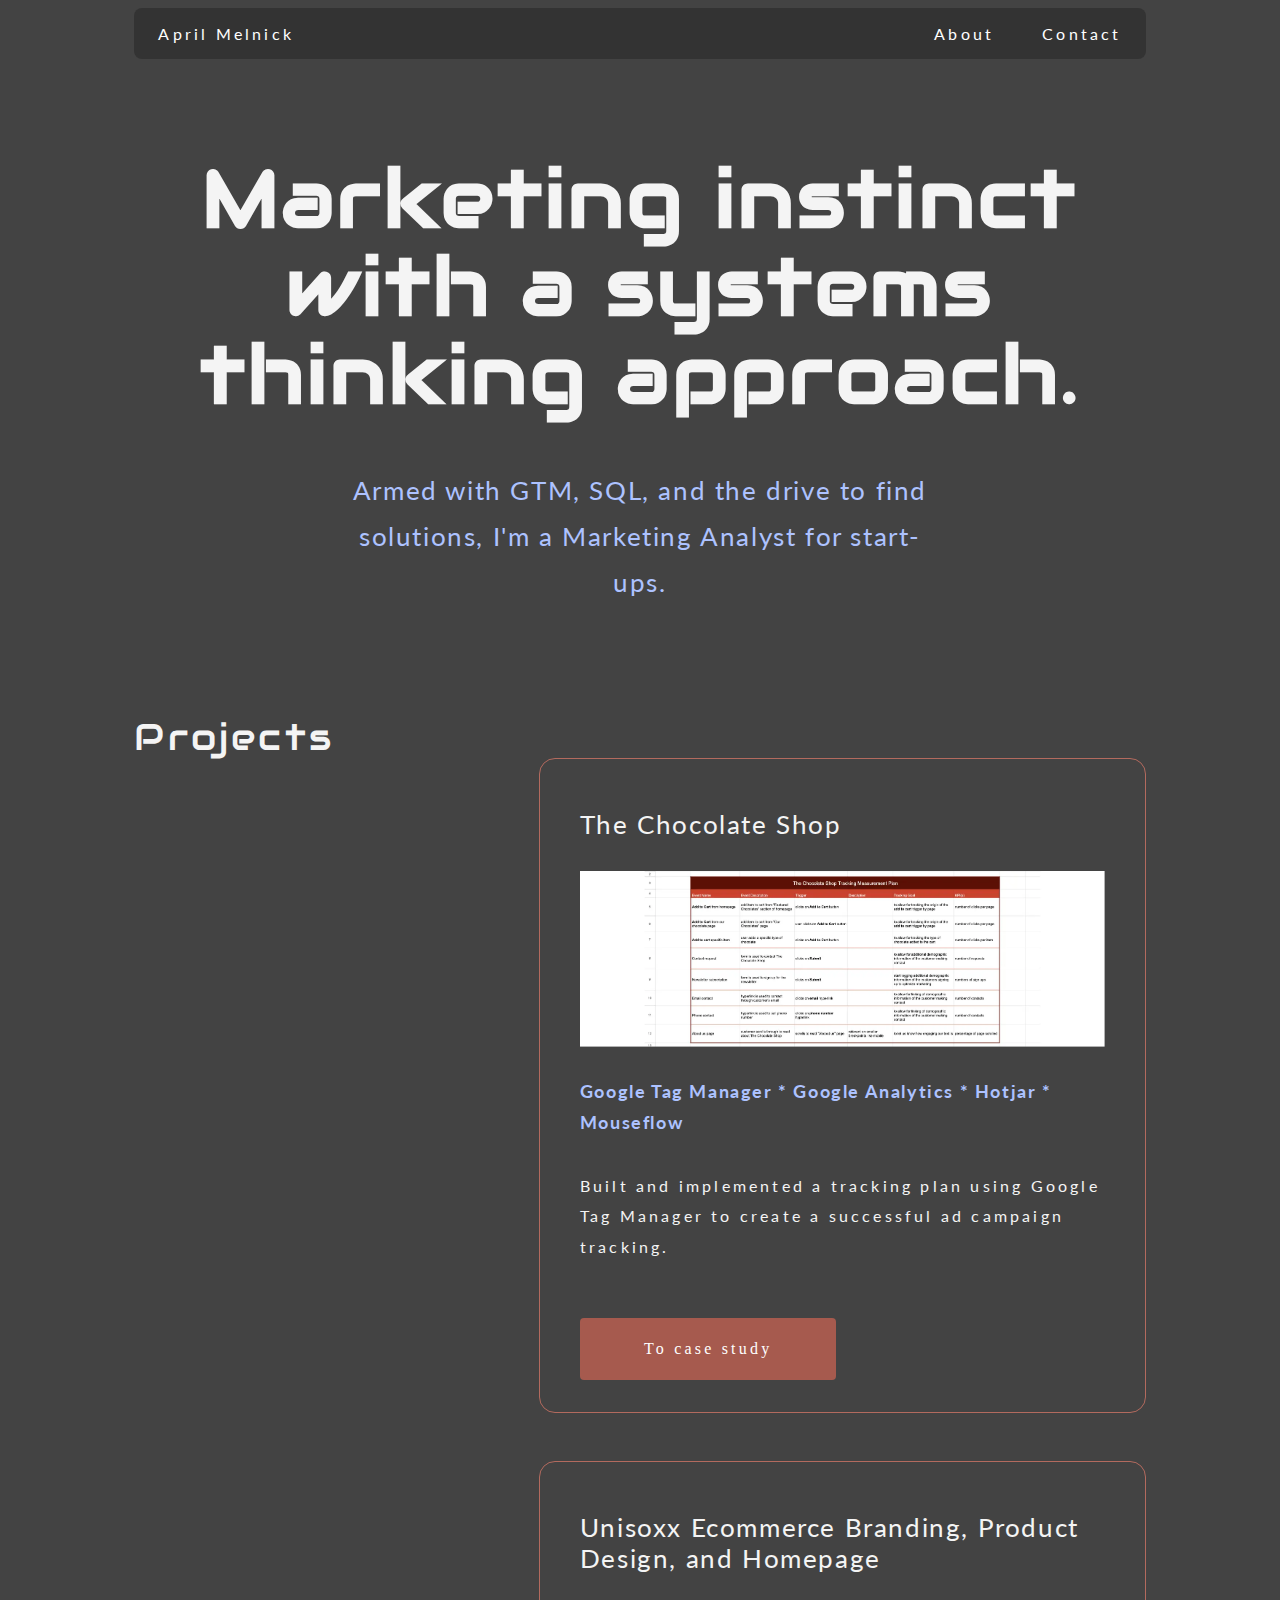
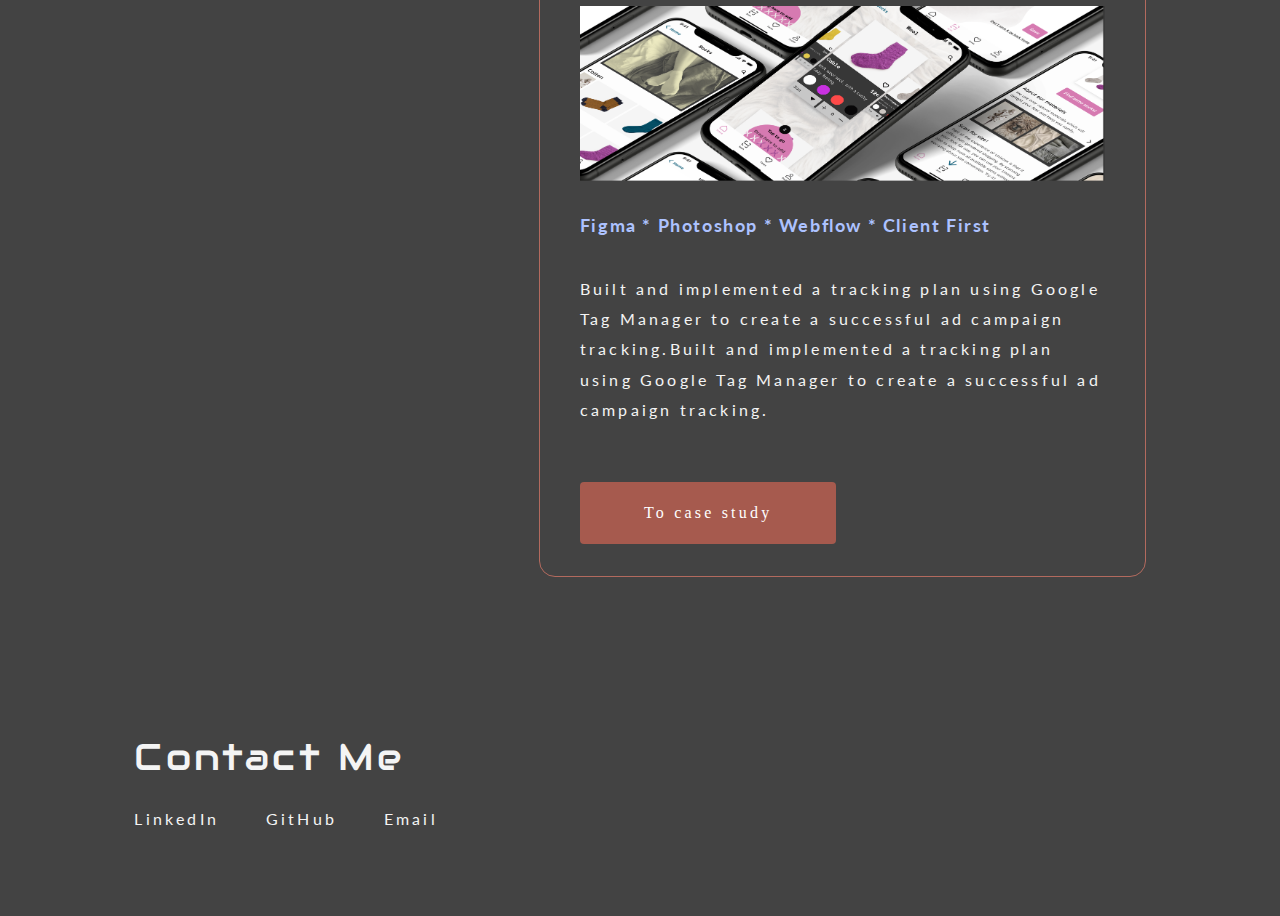
<file: index.html>
<!DOCTYPE html>
<html lang="en">
<head>
    <meta charset="UTF-8" />
    <meta http-equiv="X-UA-Compatible" content="IE=edge" />
    <meta name="viewport" content="width=device-width, initial-scale=1.0"/>
    <title>April Melnick: Marketing Analyst</title>
    <link rel="icon" type="image/x-icon" href="assets/AM Favicon.png">
	<link rel="stylesheet" href="https://fonts.googleapis.com/css?family=Audiowide">
	<link rel="stylesheet" href="https://fonts.googleapis.com/css?family=Lato">
    <link rel="stylesheet" type="text/css" href="style.css" />
</head>
<body>
    <div class="container">
        <nav>
	        <ul class="nav">
		        <li class="nav"><a class="active" style="float:left" href="index.html">April Melnick</a></li>
	            <li class="nav" style="float:right"><a class="active" href="#contact-section">Contact</a></li>
		        <li class="nav" style="float:right"><a class="active" href="about.html">About</a></li>
            </ul>
        </nav>
        <div class="hero-section">	
                <h1>Marketing instinct with a systems thinking approach.</h1>
		    <div class="container-medium">
	  	        <h2>Armed with GTM, SQL, and the drive to find solutions, I'm a Marketing Analyst for start-ups.</h2>	
            </div>
        </div>
        <div class="project-section">
	        <h3>Projects</h3>
	        <div class="project-flex">
            <div class="project">
          	    <h4>The Chocolate Shop</h4>
                <img src="assets/tracking plan.webp" class="project-img" alt="google sheet tracking plan" style="width: 100%;">
	  	        <h5>Google Tag Manager * Google Analytics * Hotjar * Mouseflow</h5>
          	    <p>Built and implemented a tracking plan using Google Tag Manager to create a successful ad campaign tracking.</p>
                <p><a href="https://github.com/AprilMelnick/The-Chocolate-Shop-April" target="_blank" class="button button1">To case study</a></p>
            </div>
            <div class="project">
                <h4>Unisoxx Ecommerce Branding, Product Design, and Homepage</h4>
                <img src="assets/sock-app.webp" class="project-img" alt="mobile screens showing online sock store" style="width: 100%;">
	  	        <h5>Figma * Photoshop * Webflow * Client First</h5>
          	    <p>Built and implemented a tracking plan using Google Tag Manager to create a successful ad campaign tracking.Built and implemented a tracking plan using Google Tag Manager to create a successful ad campaign tracking.</p>
	  	        <p><a href="unisoxx2.html" target="_blank" class="button button1">To case study</a></p>
            </div>
        </div>
        <footer class="contact-section">
            <div class="main" id="contact-section">
                <h3>Contact Me</h3>
		        <div class="contact-links container-small">
          	        <a class="one" href="https://www.linkedin.com/in/aprilmelnick/" target="_blank">LinkedIn</a>
          	        <a class="one" href="https://github.com/AprilMelnick">GitHub</a>
          	        <a class="one" href="mailto:aprilmelnick@gmail.com">Email</a>
                </div>
            </div>
        </footer>
    </body>
</html>
</file>
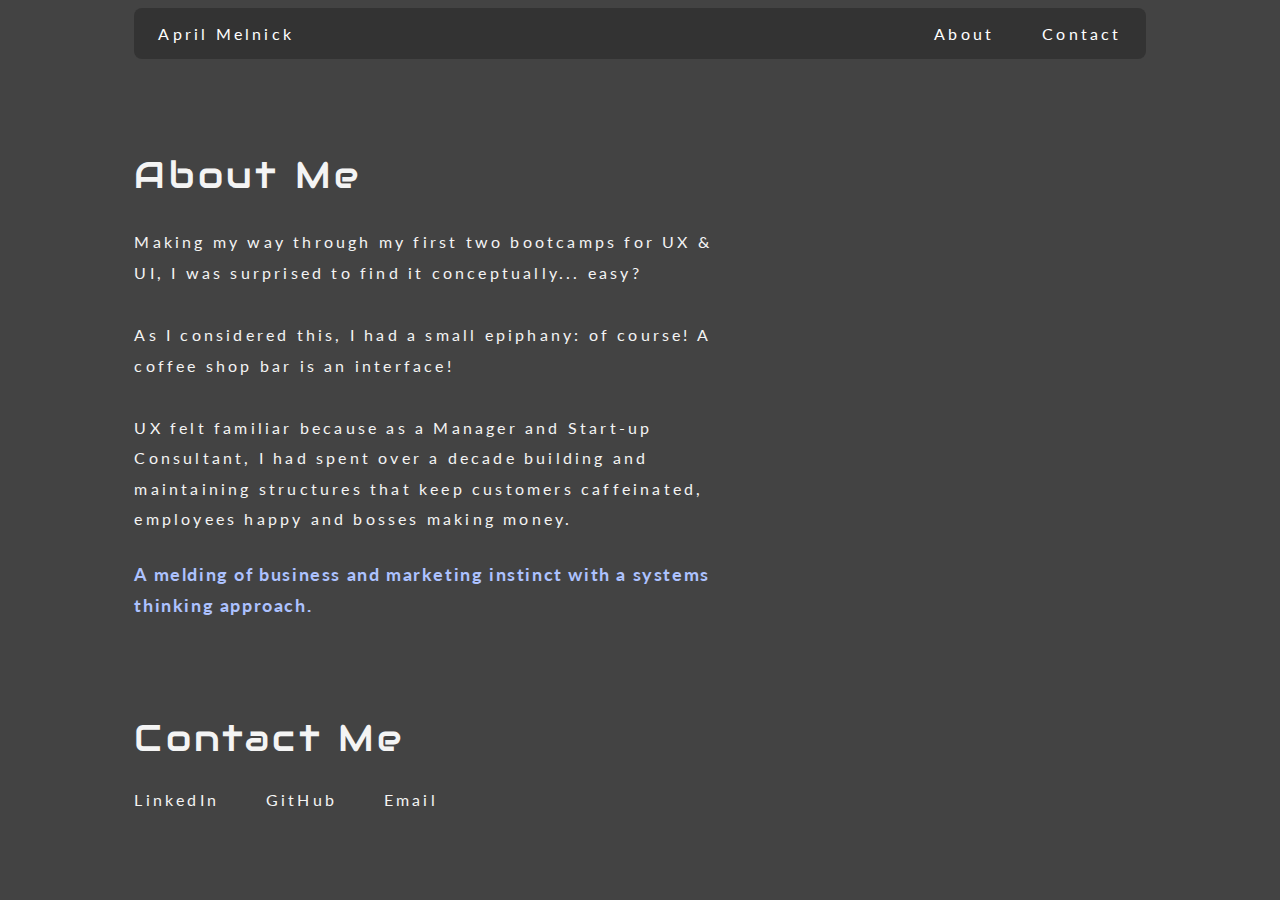
<file: about.html>
<!DOCTYPE html>
<html lang="en">
<head>
    <meta charset="UTF-8" />
    <meta http-equiv="X-UA-Compatible" content="IE=edge" />
    <meta name="viewport" content="width=device-width, initial-scale=1.0"/>
    <title>April Melnick: Marketing Analyst</title>
    <link rel="icon" type="image/x-icon" href="assets/AM Favicon.png">
	<link rel="stylesheet" href="https://fonts.googleapis.com/css?family=Audiowide">
	<link rel="stylesheet" href="https://fonts.googleapis.com/css?family=Lato">
    <link rel="stylesheet" type="text/css" href="style.css" />
</head>
    <body>
        <div class="container">
            <nav>
	            <ul class="nav">
		            <li class="nav"><a class="active" style="float:left" href="index.html">April Melnick</a></li>
	                <li class="nav" style="float:right"><a class="active" href="#contact-section">Contact</a></li>
		            <li class="nav" style="float:right"><a class="active" href="about.html">About</a></li>
                </ul>
            </nav>
            <div class="about-section">
                <h3>About Me</h3>
                <p>Making my way through my first two bootcamps for UX & UI, I was surprised to find it conceptually... easy?</p>
                <p>As I considered this, I had a small epiphany: of course! A coffee shop bar is an interface!</p>
                <p>UX felt familiar because as a Manager and Start-up Consultant, I had spent over a decade building and maintaining structures that keep customers caffeinated, employees happy and bosses making money.</p>
                <h5>A melding of business and marketing instinct with a systems thinking approach.</h5>
            </div>
            <footer>
                <div class="main" id="contact-section"></div>
                    <div class="contact-section">
                        <h3>Contact Me</h3>
		                <div class="contact-links container-small">
          	                <a class="one" href="https://www.linkedin.com/in/aprilmelnick/" target="_blank">LinkedIn</a>
          	                <a class="one" href="https://github.com/AprilMelnick">GitHub</a>
          	                <a class="one" href="mailto:aprilmelnick@gmail.com">Email</a>
		                </div>
                    </div>
                </footer>
        </div>
    </body>
</head>
</file>
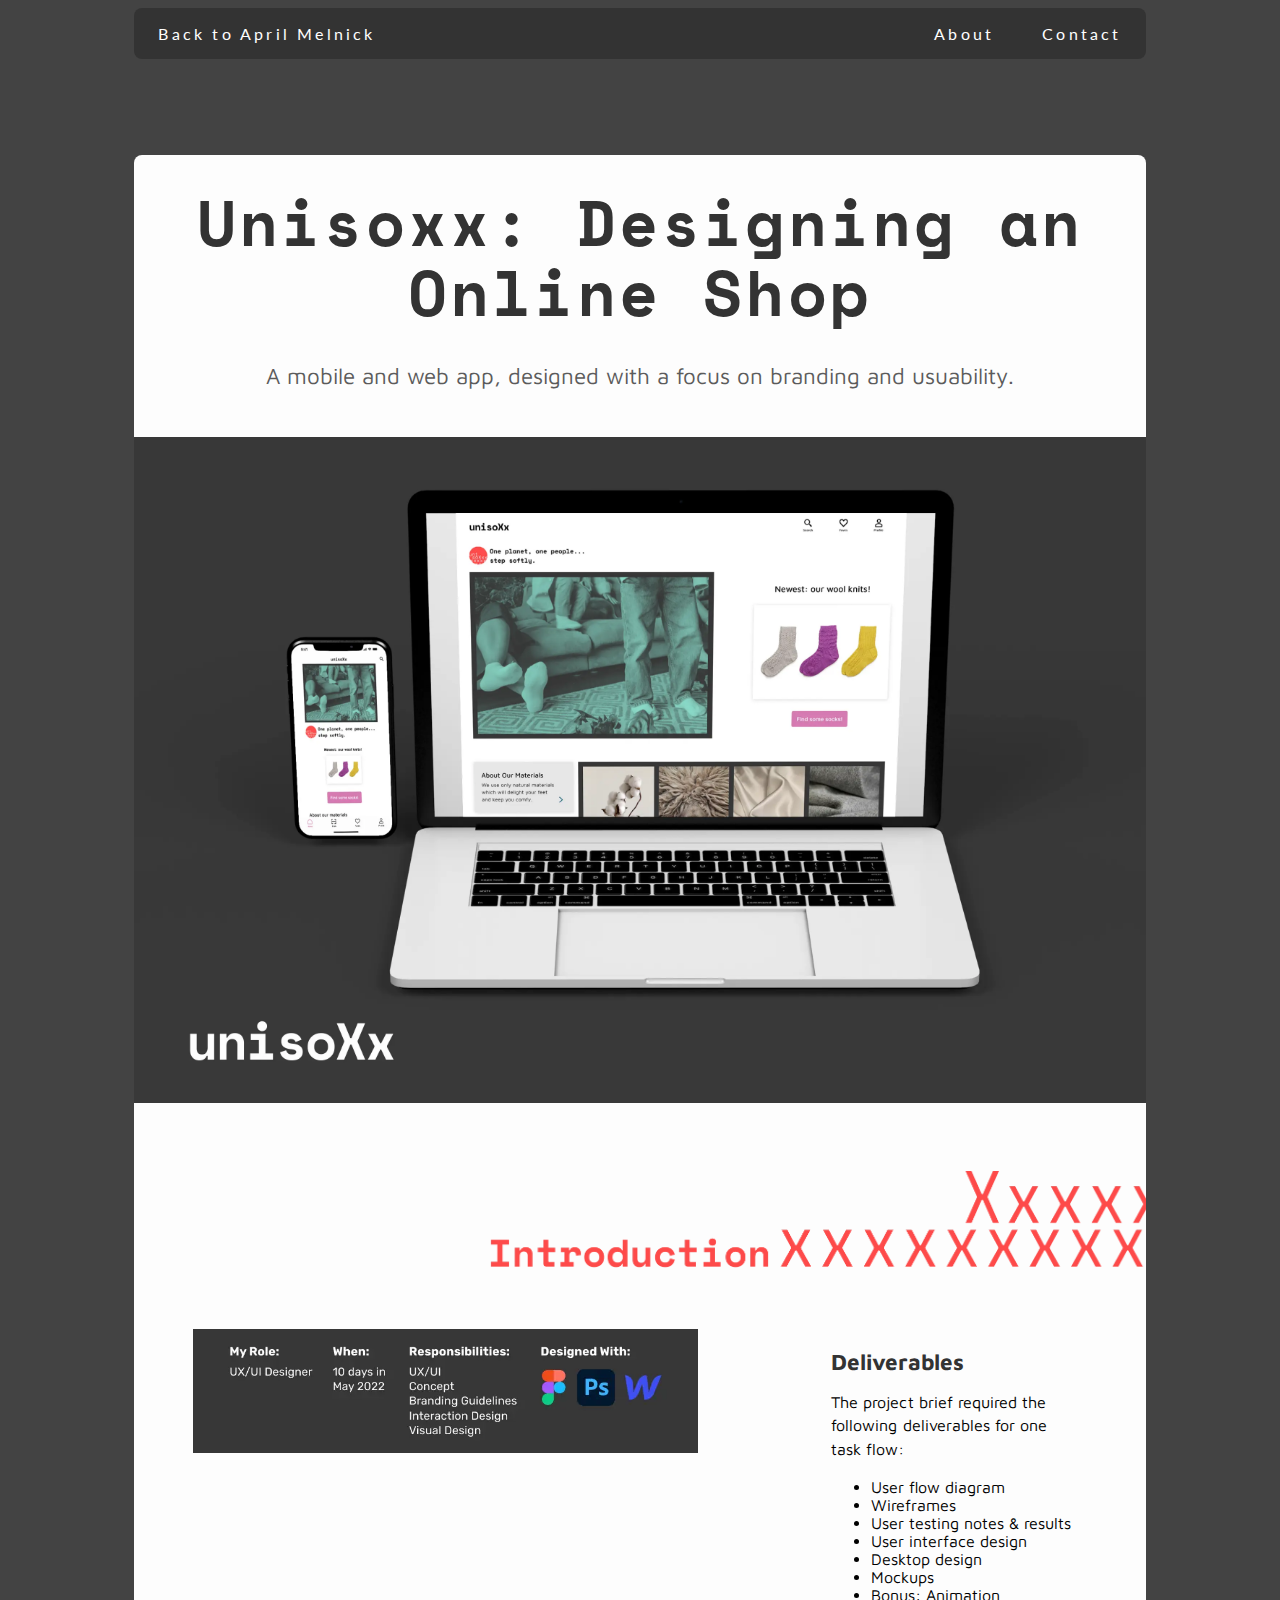
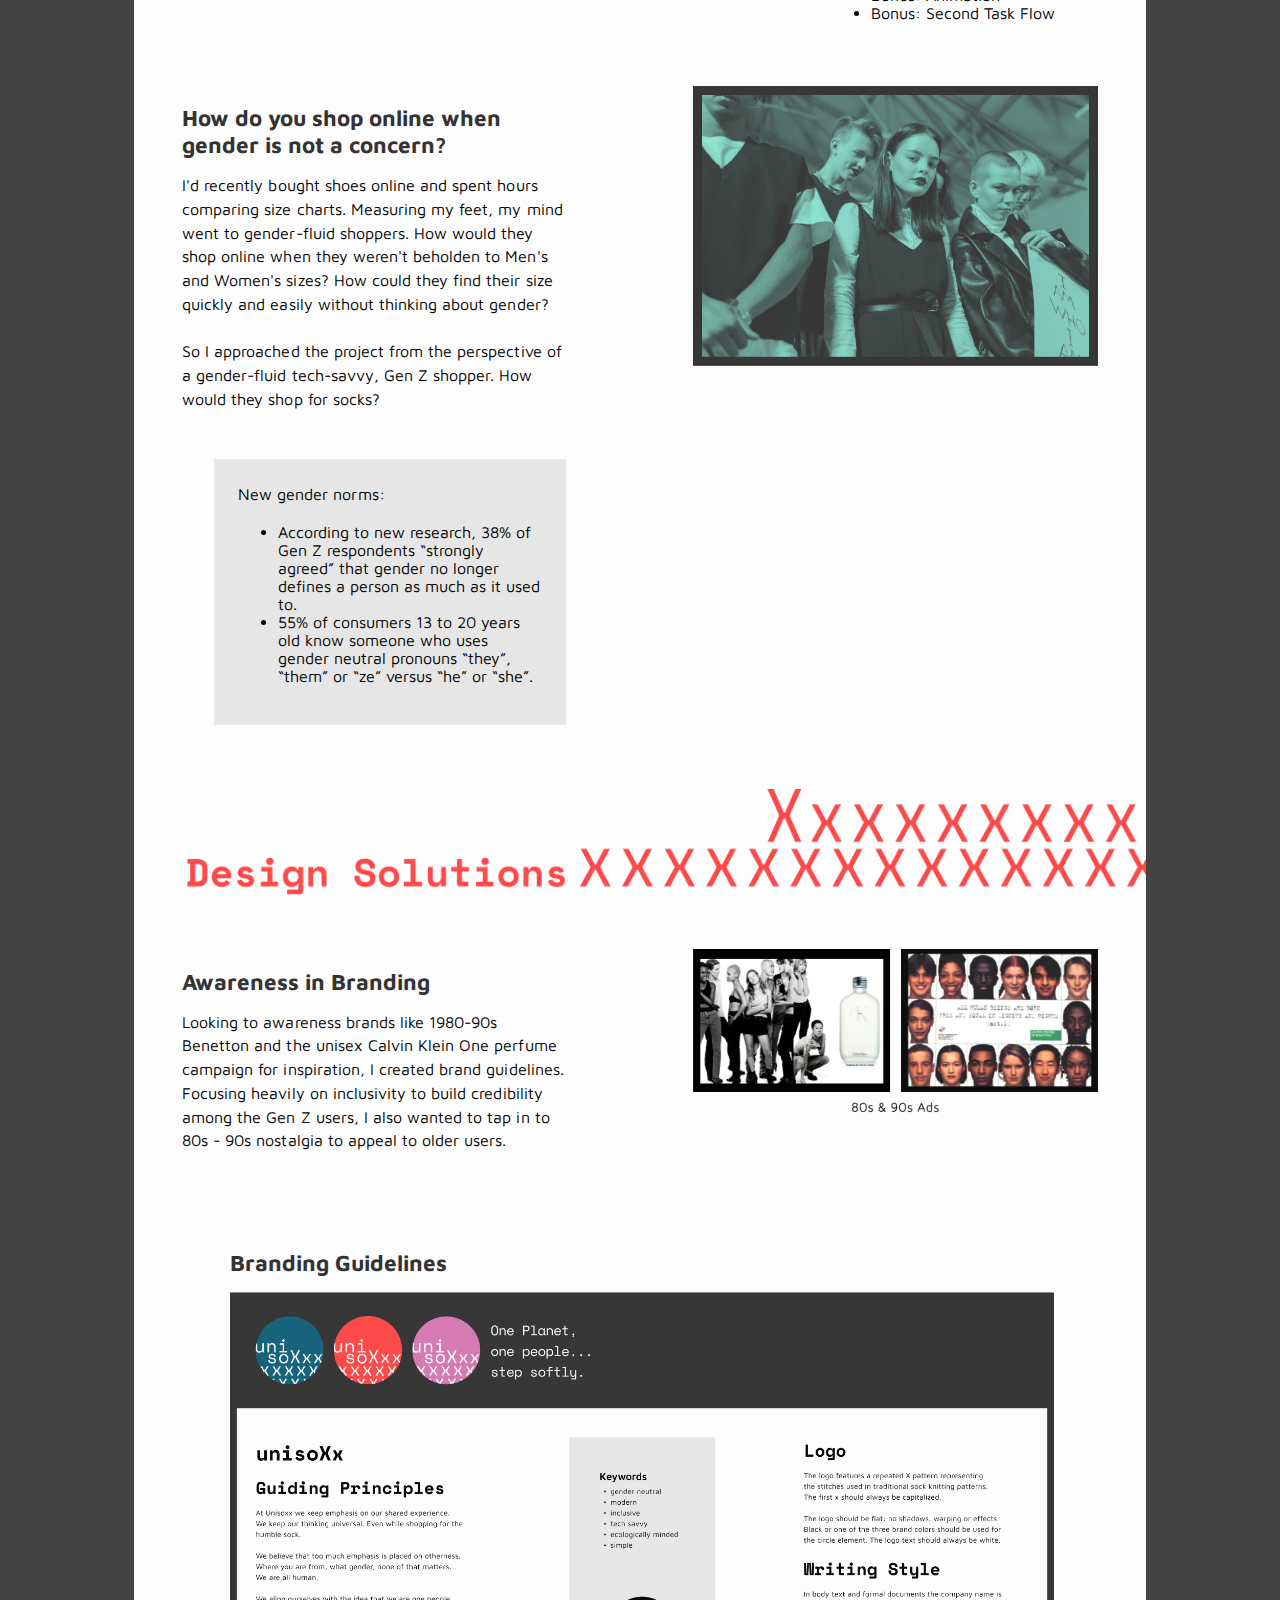
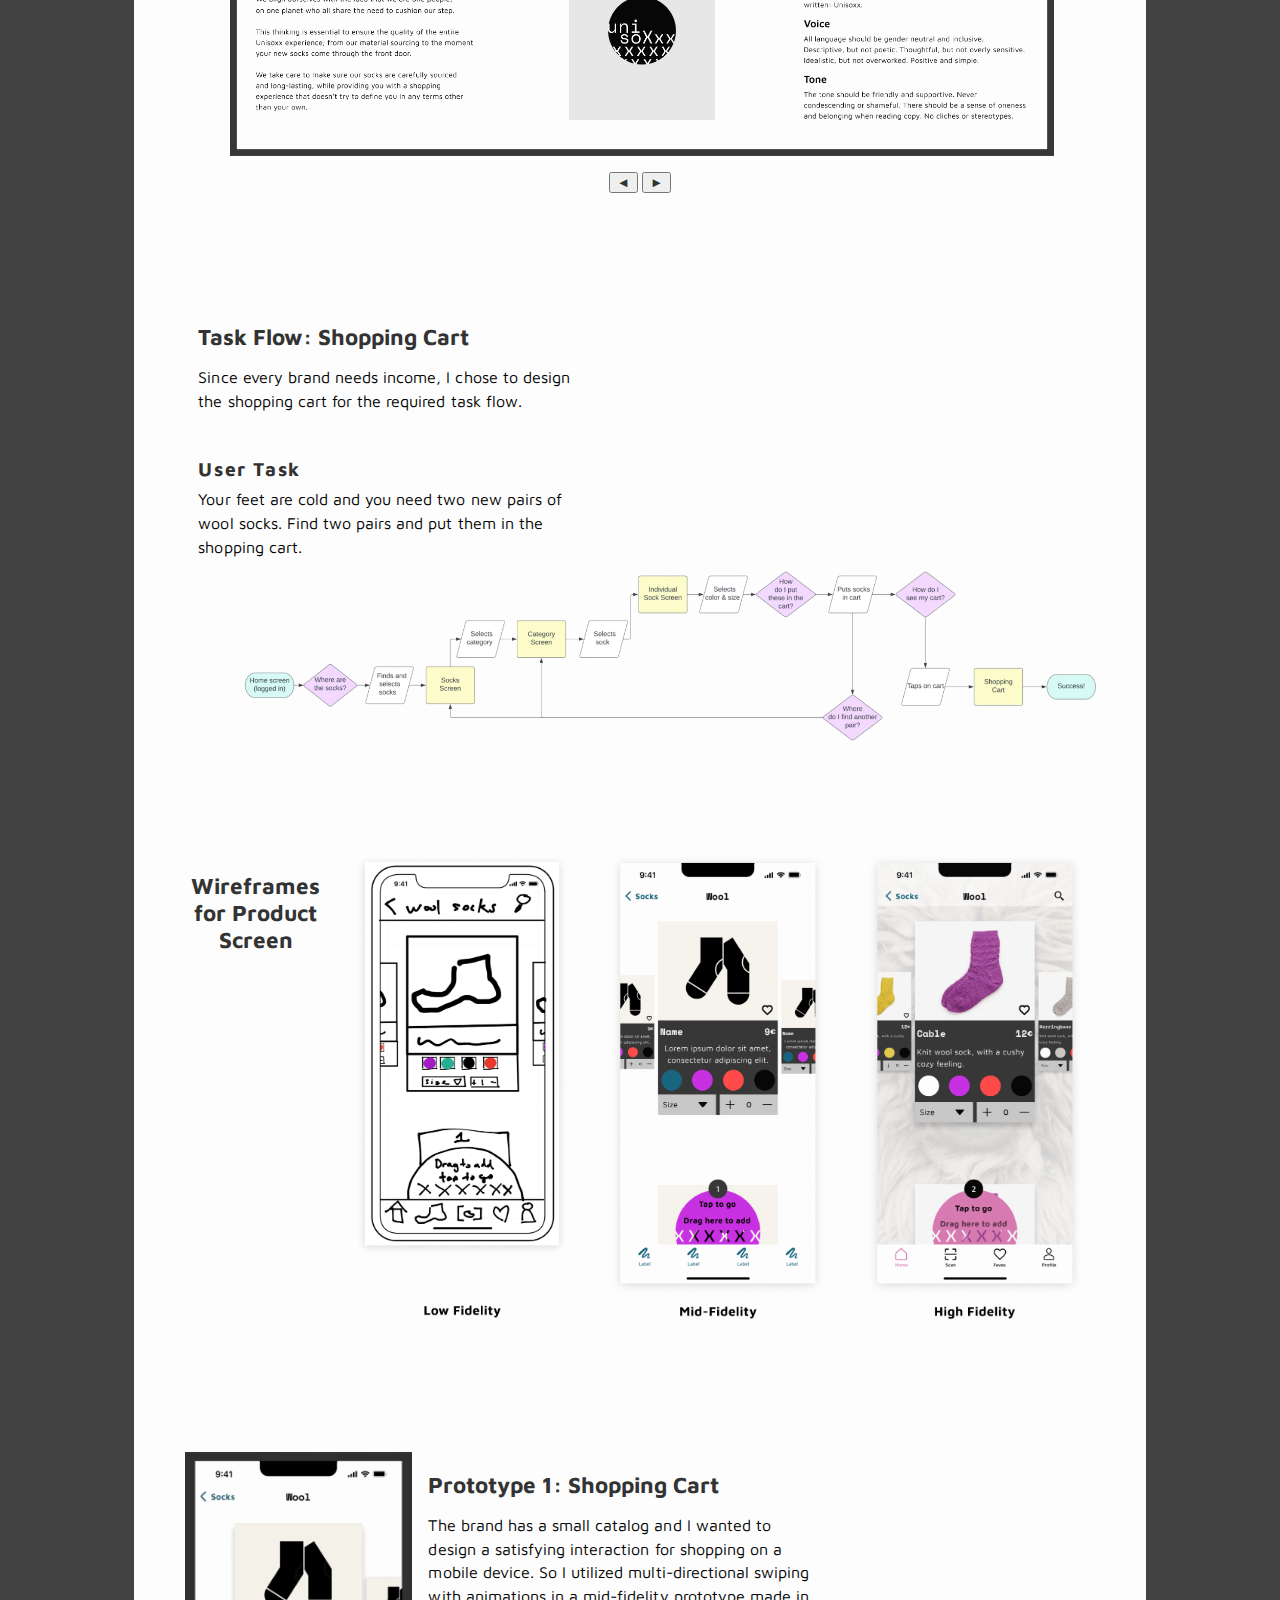
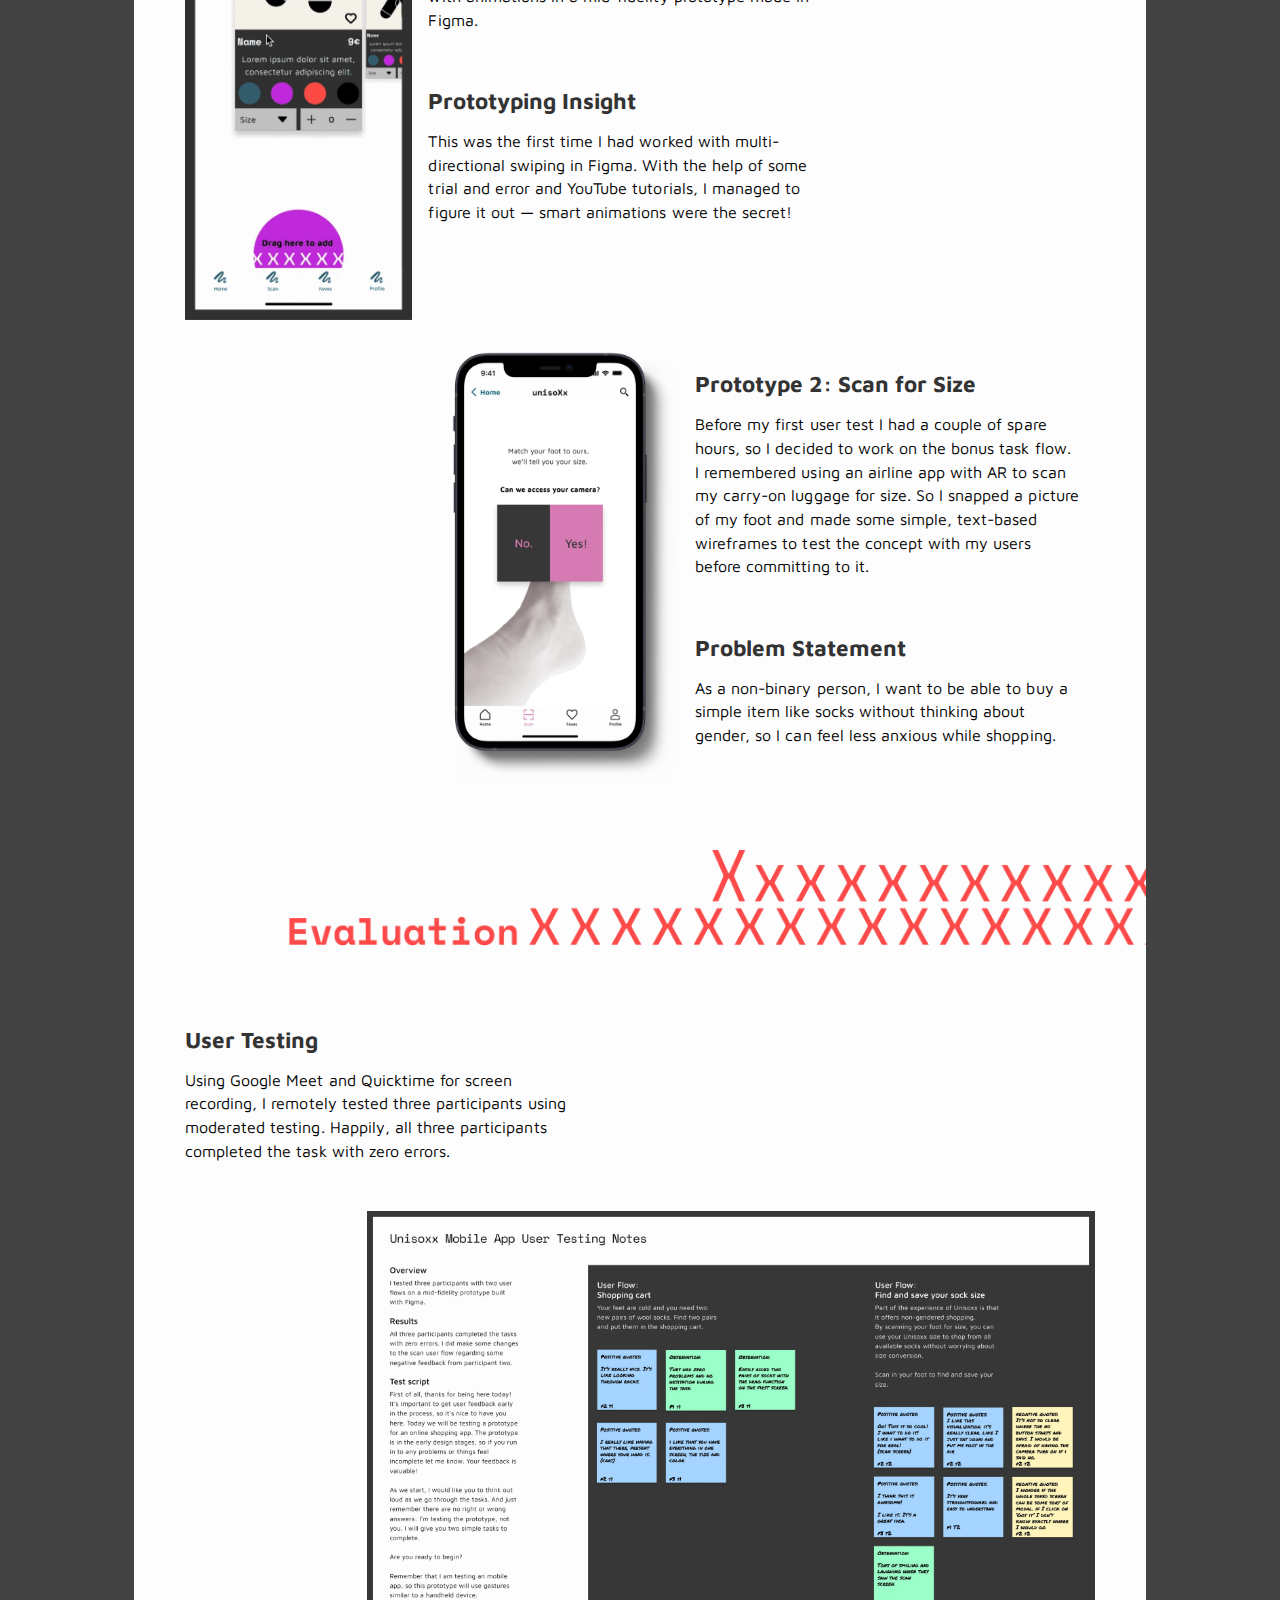
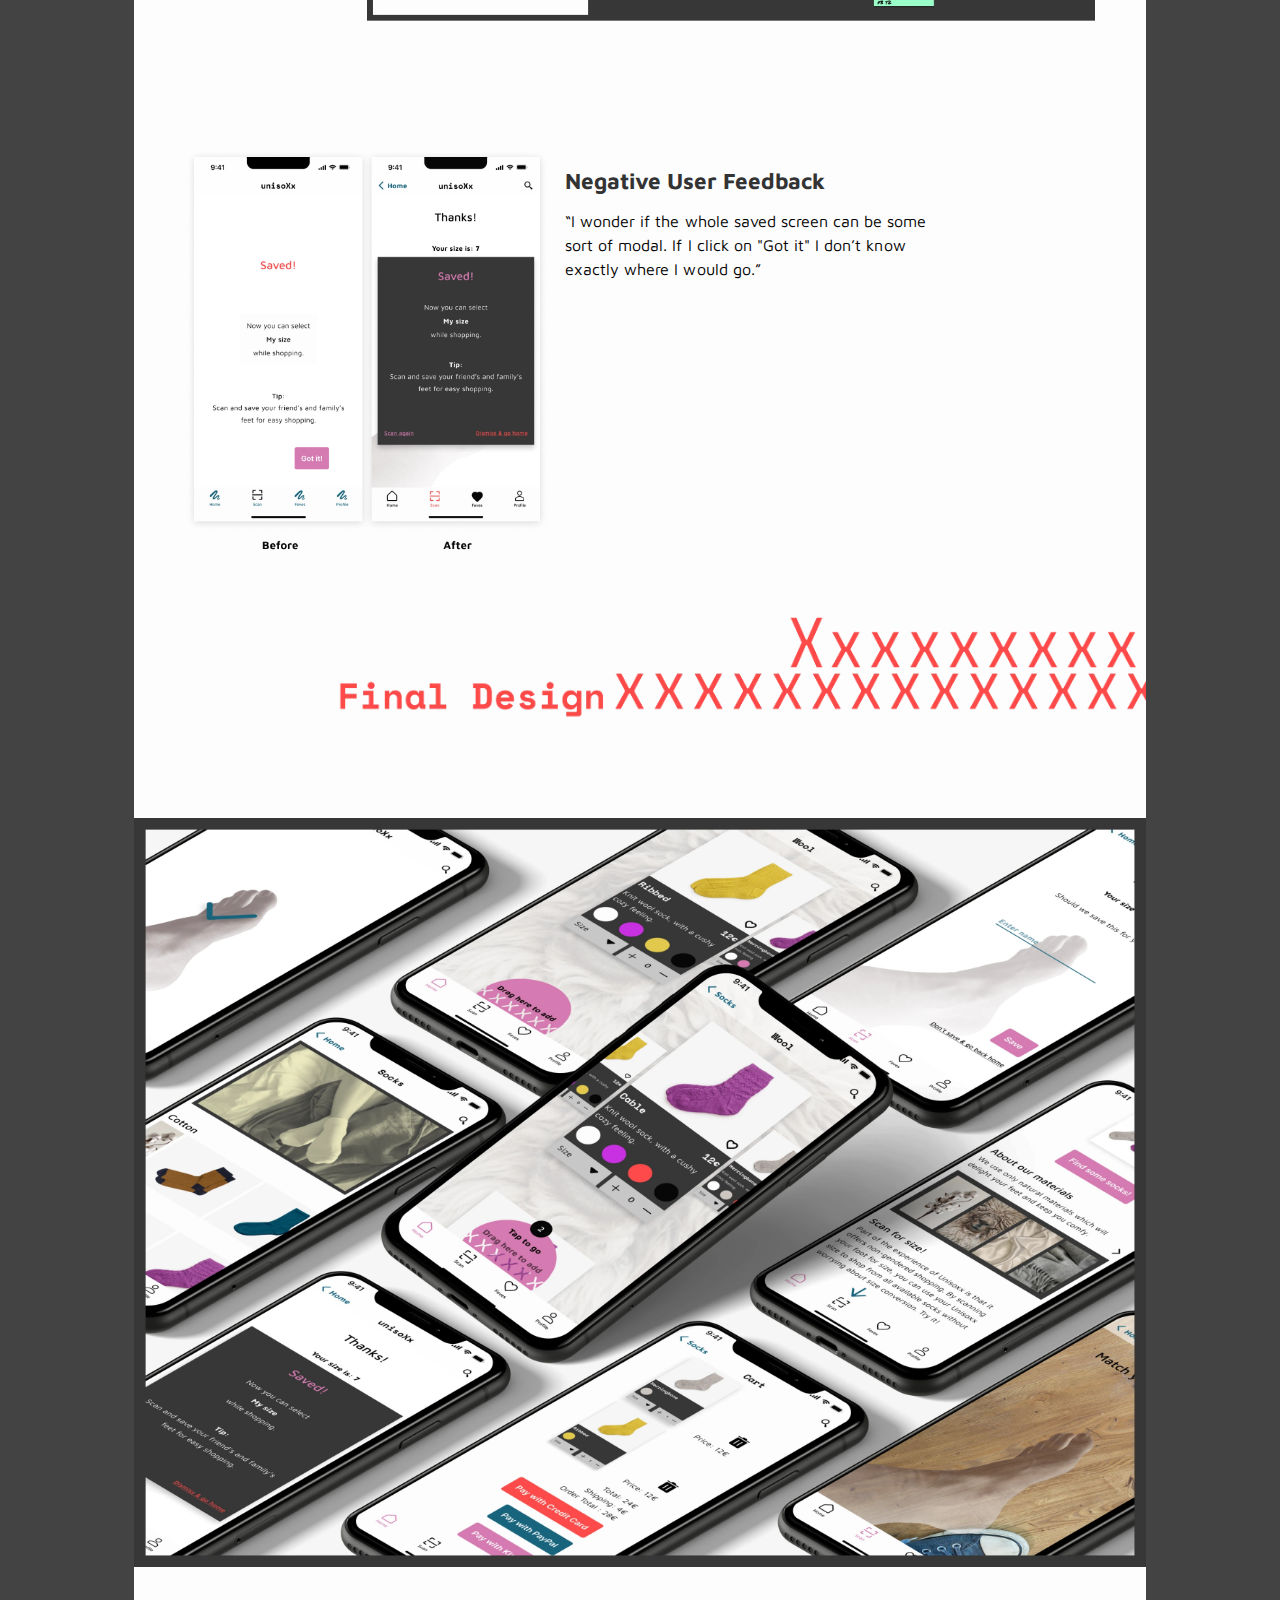
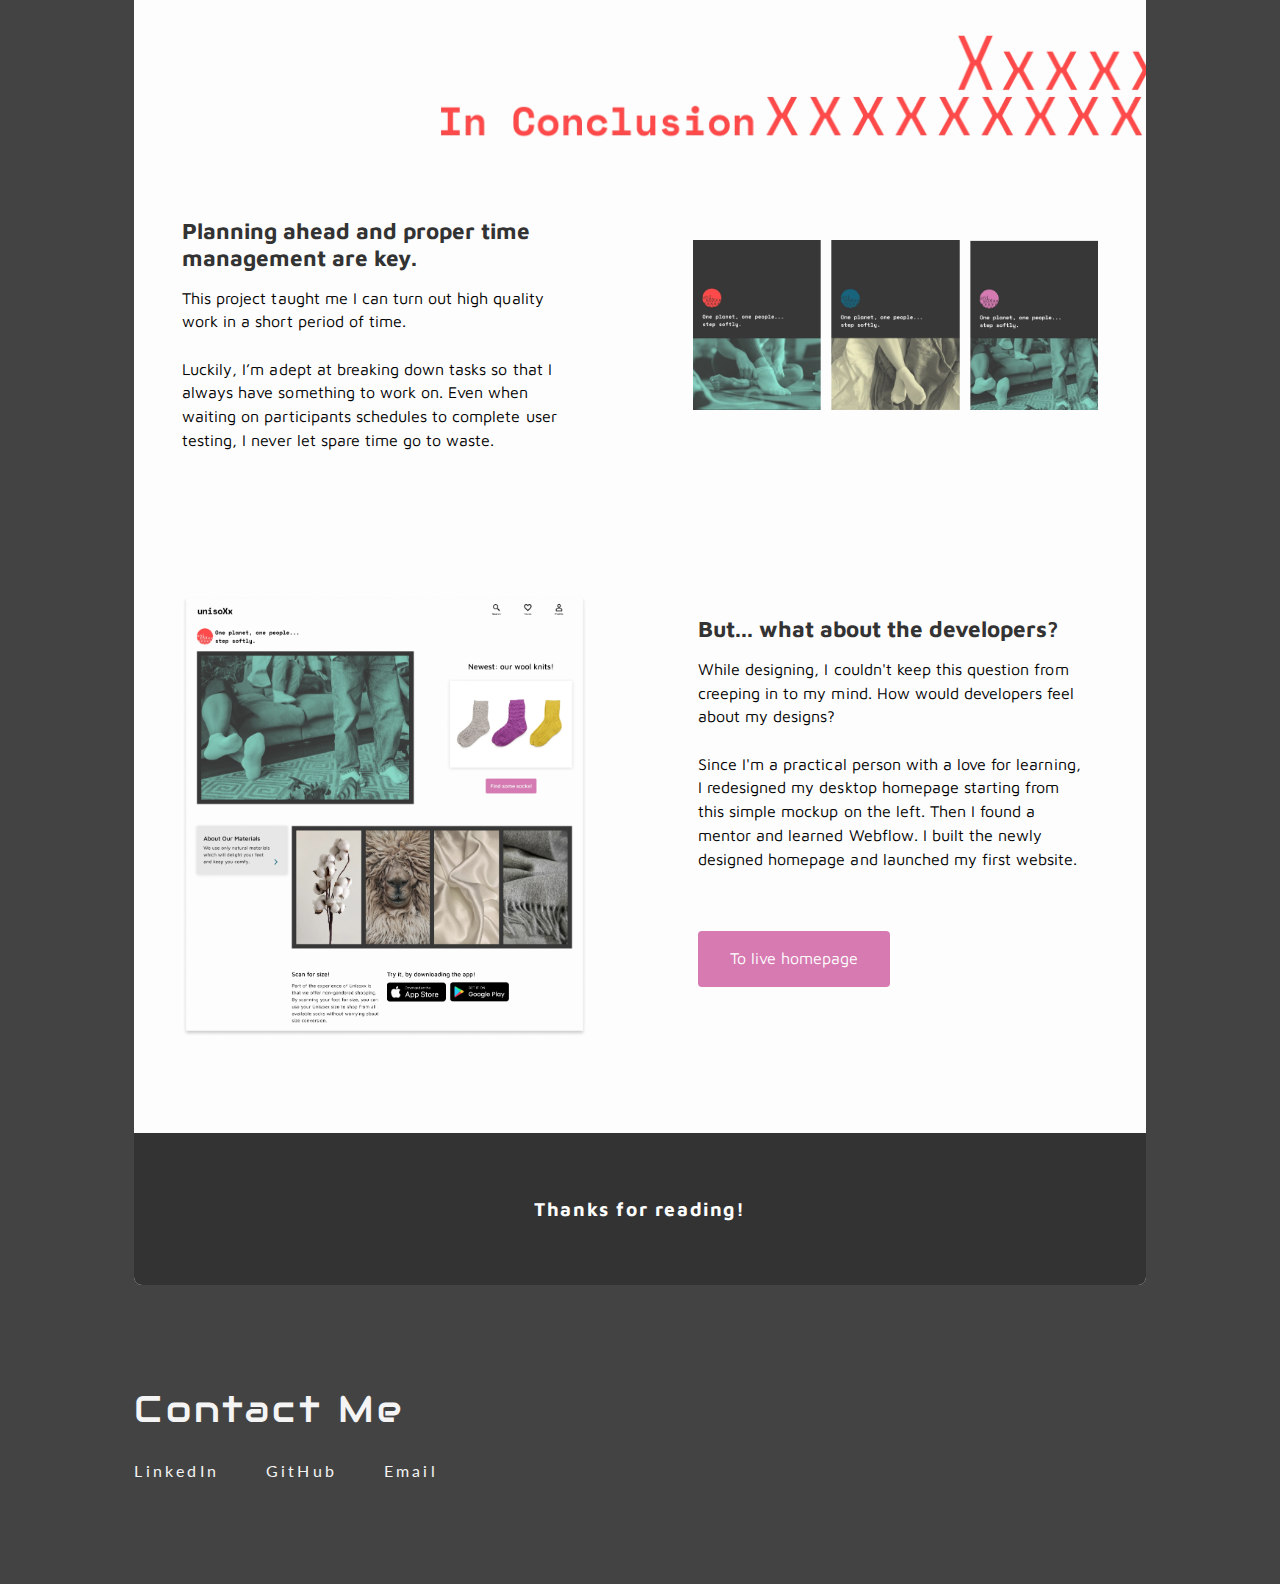
<file: unisoxx2.html>
<!DOCTYPE html>
<html lang="en">
<head>
    <meta charset="UTF-8" />
    <meta http-equiv="X-UA-Compatible" content="IE=edge" />
    <meta name="viewport" content="width=device-width, initial-scale=1.0"/>
    <title>Unisoxx</title>
    <link rel="icon" type="image/x-icon" href="assets/AM Favicon.png">
    <link rel="preconnect" href="https://fonts.googleapis.com">
    <link rel="preconnect" href="https://fonts.gstatic.com" crossorigin>
    <link href="https://fonts.googleapis.com/css2?family=Lato&family=Maven+Pro:wght@400;600&family=Space+Mono:wght@700&display=swap" rel="stylesheet">
    <link rel="stylesheet" href="https://fonts.googleapis.com/css?family=Audiowide">
    <link rel="stylesheet" type="text/css" href="unisoxx-style2.css"/>
</head>
<body>
    <div class="container">
        <nav>
	        <ul class="nav">
		        <li class="nav"><a class="active" style="float:left" href="index.html">Back to April Melnick</a></li>
	            <li class="nav" style="float:right"><a class="active" href="#contact-section">Contact</a></li>
		        <li class="nav" style="float:right"><a class="active" href="about.html">About</a></li>
            </ul>
        </nav>
        <section class="container-case_study">
            <section class="hero">
                <h1>Unisoxx: Designing an Online Shop</h1>
                <h2 style="opacity: 80%; font-weight: 400; margin-bottom: 3rem;">A mobile and web app, designed with a focus on branding and usuability.</h2>
                <img src="assets/hero image.webp" class="img" alt="laptop and mobile phone showing online sock store" style="width: 100%">
            </section>
            <section class="introduction">
                <img src="assets/Introduction.webp" class="section-heading" alt="Introduction" style="width: 65%">
                <div class="layout-double">
                    <img src="assets/Project Details.webp" class="img" alt="list of project details with all tools used" style="width: 50%">
                    <div class="container-small">
                        <h2>Deliverables</h2>
                        <p>The project brief required the following deliverables for one task flow:</p>
                        <ul class="b">
                            <li>User flow diagram</li>
                            <li>Wireframes</li>
                            <li>User testing notes & results</li>
                            <li>User interface design</li>
                            <li>Desktop design</li>
                            <li>Mockups</li>
                            <li>Bonus: Animation</li>
                            <li>Bonus: Second Task Flow</li>
                        </ul.b>
                    </div>
                </div>
                <div class="layout-double">
                    <div class="container-medium">
                        <h2>How do you shop online when gender is not a concern?</h2>
                        <p>I'd recently bought shoes online and spent hours comparing size charts. Measuring my feet, my mind went to gender-fluid shoppers. How would they shop online when they weren't beholden to Men's and Women's sizes? How could they find their size quickly and easily without thinking about gender?
                        <br>
                        <br>
                        So I approached the project from the perspective of a gender-fluid tech-savvy, Gen Z shopper. How would they shop for socks?</p>
                        <div class="grey-box" style="float:right">
                            <p>New gender norms:</p>
                            <ul class="b">
                                <li>According to new research, 38% of Gen Z respondents “strongly agreed” that gender no longer defines a person as much as it used to.</li>
                                <li>55% of consumers 13 to 20 years old know someone who uses gender neutral pronouns “they”, “them” or “ze” versus “he” or “she”.</li>
                            </ul>
                        </div>
                    </div>
                    <img src="assets/Gen z shoppers.webp" alt="list of project details with all tools used" style="width: 40%">
                </div>
            </section>
            <section class="design_solutions">
                <img src="assets/Design solutions.webp" class="section-heading" alt="Design solutions" style="width: 95%">
                <div class="layout-double" style="flex-direction: row;">
                    <div class="container-medium">
                        <H2>Awareness in Branding</H2>
                        <p>Looking to awareness brands like 1980-90s Benetton and the unisex Calvin Klein One perfume campaign for inspiration, I created brand guidelines. Focusing heavily on inclusivity to build credibility among the Gen Z users, I also wanted to tap in to 80s - 90s nostalgia to appeal to older users.</p>
                    </div>
                    <img src="assets/Calvin Klein and Benetton Ads.webp" alt="Two images featuring ad campaigns from the 80s and 90s" style="width: 40%">
                </div>
                <div class="w3-content">
                    <h2>Branding Guidelines</h2>
                    <img class="mySlides" src="assets/Brand P1.webp" style="width:90%">
                    <img class="mySlides" src="assets/Brand P2.webp" style="width:90%">
                    <img class="mySlides" src="assets/Brand P3.webp" style="width:90%">
                    <img class="mySlides" src="assets/Brand P4.webp" style="width:90%">
                    <div style="text-align: center; padding: 1rem; margin-right: 6rem;">
                        <button class="w3-button w3-display-left" style="color:#333333" onclick="plusDivs(-1)">&#9668;</button>
                        <button class="w3-button w3-display-right" style="color:#333333" onclick="plusDivs(1)">&#9658;</button>
                    </div>
                </div>
                <div class="container-medium" style="margin-left:4rem;">
                    <H2>Task Flow: Shopping Cart</H2>
                    <p>Since every brand needs income, I chose to design the shopping cart for the required task flow.</p>
                    <br>
                    <h4>User Task</h4>
                    <p>Your feet are cold and you need two new pairs of wool socks. Find two pairs and put them in the shopping cart.</p>
                </div>
                <img src="assets/User Flow.webp" alt="Two images featuring ad campaigns from the 80s and 90s" style="width:85%; margin-left:4rem;">
                <div class="layout-quad">
                    <div class="grow1">
                        <h2>Wireframes for Product Screen</h2>
                    </div>
                    <div class="grow1">
                        <img src="assets/Low fidelity.png" style="width: 90%">
                    </div>
                    <div class="grow1">
                        <img src="assets/Mid Fidelity.png" style="width: 90%">
                    </div>
                    <div>
                        <img src="assets/High Fidelity.png" style="width: 90%">
                    </div>
                </div>
                <div class="layout-double_left">
                    <img src="assets/Shopping Cart.webp" alt="wireframe of a pair of socks going in to online shopping cart" style="width: 25%">
                    <div class="container-medium">
                        <h2>Prototype 1: Shopping Cart</h2>
                        <p>The brand has a small catalog and I wanted to design a satisfying interaction for shopping on a mobile device. So I utilized multi-directional swiping with animations in a mid-fidelity prototype made in Figma.</p>
                        <br>
                        <br>
                        <h2>Prototyping Insight</h2>
                        <p>This was the first time I had worked with multi-directional swiping in Figma. With the help of some  trial and error and YouTube tutorials, I managed to figure it out — smart animations were the secret!</p>
                    </div>
                </div>
                <div class="layout-double_right">
                    <img src="assets/Scan for size.webp" alt="wireframe of a foot being scanned by a smartphone" style="width: 25%">
                    <div class="container-medium">
                        <h2>Prototype 2: Scan for Size</h2>
                        <p>Before my first user test I had a couple of spare hours, so I decided to work on the bonus task flow. I remembered using an airline app with AR to scan my carry-on luggage for size. So I snapped a picture of my foot and made some simple, text-based wireframes to test the concept with my users before committing to it.</p>
                        <br>
                        <br>
                        <h2>Problem Statement</h2>
                        <p>As a non-binary person, I want to be able to buy a simple item like socks without thinking about gender, so I can feel less anxious while shopping.</p>
                    </div>
                </div>
            </section>
            <section class="evaluation">
                <img src="assets/Evaluation.webp" class="section-heading" alt="Evaluation" style="width: 85%">
                <div class="layout-double_wrap">
                    <div class="container-medium">
                        <h2>User Testing</h2>
                        <p>Using Google Meet and Quicktime for screen recording, I remotely tested three participants using moderated testing. Happily, all three participants completed the task with zero errors.</p>
                    </div>
                    <img src="assets/Testing notes.webp" style="width:80%" class="margin-left">
                </div>
                <div class="layout-double_left">
                    <img src="assets/Feedback.webp" alt="wireframe of a pair of socks going in to online shopping cart" style="width: 40%">
                    <div class="container-medium">
                        <h2>Negative User Feedback</h2>
                        <p>“I wonder if the whole saved screen can be some sort of modal. If I click on "Got it" I don’t know exactly where I would go.”</p>
                    </div>
                </div>
            </section>
            <section class="final_design">
                <img src="assets/Final Design.webp" class="section-heading" alt="Final Design" style="width: 80%">
                <img src="assets/Screens Mockup.webp" alt="multiple smartphones postitioned dynamically with images of an online sock store on the screen" style="margin-top:6rem;">
            </section>
            <section class="in_conclusion">
                <img src="assets/In conclusion.webp" class="section-heading" alt="In conclusion" style="width: 70%">
                <div class="layout-double" style="align-items: center;">
                    <div class="container-medium">
                        <h2>Planning ahead and proper time management are key.</h2>
                        <p>This project taught me I can turn out high quality work in a short period of time.
                        <br>
                        <br>
                        Luckily, I’m adept at breaking down tasks so that I always have something to work on. Even when waiting on participants schedules to complete user testing, I never let spare time go to waste.
                    </div>
                    <img src="assets/sock tags.webp" alt="three differnt versions of branded tags for socks" style="width: 40%">
                </div>
                <div class="layout-double" style="margin-top:6rem;">
                    <img src="assets/Desktop Mockup Before.webp" alt="high fidelity mockup of an online sock store" style="width:40%">
                    <div class="container-medium">
                        <h2>But... what about the developers?</h2>
                        <p>While designing, I couldn't keep this question from creeping in to my mind. How would developers feel about my designs?
                        <br>
                        <br>
                        Since I'm a practical person with a love for learning, I redesigned my desktop homepage starting from this simple mockup on the left. Then I found a mentor and learned Webflow. I built the newly designed homepage and launched my first website.</p>
                        <br>
                        <br>
                        <p><a href="https://unisoxx.webflow.io/" target="_blank" class="button button1">To live homepage</a></p> 
                    </div>
                </div>
                <h4 class="thanks-box">Thanks for reading!</h4>
            </section>
        </section>
        <footer class="contact-section">
            <div class="main" id="contact-section">
                <h3>Contact Me</h3>
                <div class="contact-links container-small-contact">
                    <a class="one" href="https://www.linkedin.com/in/aprilmelnick/" target="_blank">LinkedIn</a>
                    <a class="one" href="https://github.com/AprilMelnick">GitHub</a>
                    <a class="one" href="mailto:aprilmelnick@gmail.com">Email</a>
                </div>
            </div>
        </footer>
    </div> 
</body>

<script>
    var slideIndex = 1;
    showDivs(slideIndex);
        
    function plusDivs(n) {
        showDivs(slideIndex += n);
    }
        
    function showDivs(n) {
        var i;
        var x = document.getElementsByClassName("mySlides");
        if (n > x.length) {slideIndex = 1}
        if (n < 1) {slideIndex = x.length}
        for (i = 0; i < x.length; i++) {
        x[i].style.display = "none";  
        }
        x[slideIndex-1].style.display = "block";  
    }
</script>
</file>
<file: style.css>
body {
   font-family: "Audiowide", "Lato";
   background-color: #434343;
}
html {
	font-size: 16px;
}
.container {
    max-width: 80%;
    margin: 0 auto;
}
nav {
    display: flex;
	flex-direction: column;
}
.hero-section {
	text-align: center;
}
.project-section {
    display: flex;
	flex-direction: column;
	justify-content: flex-start;
	margin-top: 4rem;
}
.project-flex {
    display: flex;
    flex-wrap: wrap;
	justify-content: right;
	margin-bottom: 2rem;
	margin-top: 0;
}
.about-section {
	margin-top: 6rem;
	margin-bottom: 6rem;
	text-align: left;
	width: 60%;
}
.project {
	box-sizing: border-box;
	width: 60%;
    border-style: solid;
	border-width: 1px;
	border-color: rgba(179, 106, 94, 1);
	border-radius: 1rem;
    padding-top: 1rem;
	padding-left: 2.5rem;
	padding-right: 2.5rem;
	padding-bottom: 2rem;
	margin-bottom: 3rem;
	text-align: left;
}
.project-img {
    width: 100%;
}
.contact-section {
	text-align: left;
	margin-top: 5rem;
	margin-bottom: 5rem;
}
.contact-links {
	display: flex;
	flex-direction: row;
	justify-content: space-between;
}
h1 {
	color: rgba(244, 244, 244, 1);
	font-family: Audiowide;
	font-size: 5rem;
	font-weight: bold;
	line-height: 1.1;
	letter-spacing: 0.2rem;
	padding-top: 6rem;
	padding-bottom: 3rem;
	margin: 0;
}
h2 {
	color: rgba(173, 194, 255, 1);
	font-size: 1.6rem;
	font-family: Lato;
	font-weight: normal;
	line-height: 1.8;
	letter-spacing: 0.1rem;
	padding-bottom: 3rem;
	margin: 0;
}
h3 {
    color: rgba(244, 244, 244, 1);
	font-size: 2.3rem;
	font-family: Audiowide;
	font-weight: normal;
	line-height: 1.1;
	letter-spacing: 0.2rem;
	padding: 0;
	margin: 0;
}
h4 {
    color: rgba(244, 244, 244, 1);
	font-size: 1.6rem;
	font-family: Lato;
	font-weight: normal;
	line-height: 1.2;
	letter-spacing: 0.1rem;
	padding: 0;
	margin-bottom: 2rem;
}
h5 {
	color: rgba(173, 194, 255, 1);
	font-size: 1.1rem;
	font-family: Lato;
	font-weight: bold;
	line-height: 1.8;
	letter-spacing: 0.1rem;
	padding-top: 1.5rem;
	margin: 0;
}
p {
	font-family: Lato;
	font-size: 1rem;
	color: rgba(244, 244, 244, 1);
	letter-spacing: 0.2rem;
	line-height: 1.9;
	padding-top: 2rem;
	margin: 0;
}	
.container-medium {
    max-width: 60%;
	margin: auto;
}
.container-large {
    max-width: 70%;
	margin: auto;
}
.container-small {
	max-width: 30%;
	margin: left;
	padding-top: 2rem;
}
.button {
 	background-color: rgba(166, 90, 78, 1);
 	border: none;
  	color: white;
  	padding: 1rem 4rem;
	margin-top: 1.5rem;
  	text-align: center;
  	text-decoration: none;
  	display: inline-block;
  	font-size: 1rem;
	font-family: Open Sans;
	transition: all 0.4s;
  	cursor: pointer;
}
span {
	display: block;
}
.button1 {border-radius: 4px;}
.button1:hover {
  	background-color: rgba(166, 90, 78, 0.7);
  	color: white;
}
ul.nav {
 	list-style-type: none;
 	margin: 0;
  	padding: 0;
  	overflow: hidden;
 	background-color: #333333;
	border-radius: .5rem
}
li.nav a {
 	display: block;
  	color: white;
	font-family: Lato;
	font-size: 1 rem;
	letter-spacing: 0.2rem;
  	text-align: center;
  	padding: 1rem 1.5rem;
  	text-decoration: none;
}
li.nav a:hover {
 	background-color: #141414;
}
html {
  	scroll-behavior: smooth;
}
a.one:link {
	color: rgba(244, 244, 244, 1);
	font-family: Lato;
	font-size: 1 rem;
	letter-spacing: 0.2rem;
	text-decoration: none;
}
a.one:visited {color: rgba(244, 244, 244, 1)}
a.one:hover {color: rgba(166, 90, 78, 1);}
</file>
<file: unisoxx-style2.css>
body {
    font-family: "Space Mono", "Maven Pro", "Lato" "Audiowide";
    font-style: sans-serif;
    background-color: #434343;
}
html {
    font-size: 16px;
    scroll-behavior: smooth;
}
h1 {
    font-size: 4rem;
    color: #333333;
    font-family: Space Mono;
    font-weight: bold;
	line-height: 1.1;
	letter-spacing: 0.2rem;
	padding-top: 2rem;
	padding-bottom: 1rem;
	margin: 0;
}
h2 {
    font-size: 1.4rem;
    color: #333333;
    font-family: Maven Pro;
    font-weight: semibold;
    padding: 0;
    margin-bottom: 1rem;
}
h3 {
    color: rgba(244, 244, 244, 1);
	font-size: 2.3rem;
	font-family: Audiowide;
	font-weight: normal;
	line-height: 1.1;
	letter-spacing: 0.2rem;
	padding: 0;
	margin: 0;
}
h4 {
    color: #333333;
    font-size: 1.2rem;
	font-family: Maven Pro;
	font-weight: semibold;
	line-height: 1.2;
	letter-spacing: 0.1rem;
	padding: 0;
	margin-bottom: .5rem;
}
p {
    font-family: Maven Pro;
    font-size: 1rem;
    font-weight: regular;
    line-height: 148%;
    letter-spacing: 0.002em;
    padding: 0;
    margin: 0;
}
img {
    width: 100%;
}
.container {
    max-width: 80%;
    margin: auto;
}
.container-case-study {
    max-width: 100%;
    background-color: #fdfdfd;
    border-radius: .5rem;
    margin-top: 6rem;
}
.container-small {
	max-width: 15rem;
    text-align: left;
    margin: 0;
	padding-right: 1rem;
}
.container-small-contact {
	max-width: 30%;
	margin: left;
	padding-top: 2rem;
}
.container-medium {
	max-width: 24rem;
    text-align: left;
    margin: 0;
	padding-right: 1rem;
}
.container-large {
    max-width: 60%;
    margin: 0;
    padding: 0;
    text-align: center;
}
nav {
    display: flex;
    flex-direction: column;
}
ul.nav {
    list-style-type: none;
    margin: 0;
    padding: 0;
    overflow: hidden;
    background-color: #333333;
    border-radius: .5rem
}
li.nav a {
    display: block;
    color: white;
    font-family: Lato;
    font-size: 1 rem;
    letter-spacing: 0.2rem;
    text-align: center;
    padding: 1rem 1.5rem;
    text-decoration: none;
}
li.nav a:hover {
    background-color: #141414;
}
ul.b {
    list-style-type: disc;
    font-family: Maven Pro;
    font-size: 1rem;
}
li b {
    font-family: Maven Pro;
    font-size: 1 rem;
    letter-spacing: 0.2rem;
    text-align: center;
    margin: 0;
    padding: 0;
}
.contact-links {
	display: flex;
	flex-direction: row;
	justify-content: space-between;
}
a.one:link {
	color: rgba(244, 244, 244, 1);
	font-family: Lato;
	font-size: 1 rem;
	letter-spacing: 0.2rem;
	text-decoration: none;
}
a.one:visited {color: rgba(244, 244, 244, 1)}
a.one:hover {color: rgba(166, 90, 78, 1);}

.container-case_study {
    max-width: 100%;
    background-color: #fdfdfd;
    border-radius: .5rem;
    margin-top: 6rem;
    margin-left: auto;
    margin-right: auto;
}
.section-heading {
    display: block;
    margin-left: auto;
    padding-top: 4rem;
}
.hero {
    text-align: center;
    margin-left: auto;
    margin-right: auto;
    width: 100%;
}
.introduction {
    text-align: center;
    margin: auto;
}
.design_solutions {
    text-align: center;
    margin: auto;
}
.evaluation {
    text-align: center;
    margin: auto;
}
.final_design {
    text-align: center;
    margin: auto;
}
.in_conclusion {
    text-align: center;
    margin: auto;
}
.contact-section {
	text-align: left;
    padding-top: 6rem;
    padding-bottom: 6rem;
}
.layout-double {
    width: 100%;
    display: flex;
    gap: 1rem;
    justify-content: space-around;
    align-items: flex-start;
    flex-wrap: nowrap;
    padding-top: 3rem;
    margin: auto;
}
.layout-double_wrap {
    width: 90%;
    display: flex;
    gap: 3rem;
    align-items: flex-start;
    flex-wrap: wrap;
    padding-top: 3rem;
    margin: auto;
}
.layout-double_left {
    width: 90%;
    display: flex;
    gap: 1rem;
    justify-content: left;
    align-items: flex-start;
    flex-wrap: nowrap;
    padding-top: 8rem;
    margin: auto;
}
.layout-double_right {
    width: 90%;
    display: flex;
    gap: 1rem;
    justify-content: right;
    align-items: flex-start;
    flex-wrap: nowrap;
    padding-top: 2rem;
    margin: auto;
}
.layout-quad {
    width: 90%;
    display: flex;
    gap: 1rem;
    justify-content: space-between;
    align-items: top;
    margin: auto;
    padding-top: 6rem;
}
.grey-box {
    background-color: #e6e6e6;
    padding: 1.5rem;
    max-width: 19rem;
    align-content: flex-start;
    margin-top: 3rem;
}
.thanks-box {
    text-align: center; 
    border-bottom-right-radius: .5rem;
    border-bottom-left-radius: .5rem;
    padding:4rem; 
    margin-top: 6rem;
    background-color: #333333;
    color:#fdfdfd
}
.button {
    background-color: rgba(214, 122, 177, 1);
    border: none;
    color: white;
    border-radius: .25rem;
    padding: 1rem 2rem;
    margin-top: 1.5rem;
    text-align: center;
    text-decoration: none;
    display: inline-block;
    font-size: 1rem;
    font-family: Maven Pro;
    transition: all 0.4s;
    cursor: pointer;
}
.button1 {border-radius: 4px;}
.button1:hover {
     background-color: rgba(214, 122, 177, 0.7);
     color: white;
}
span {
    display: block;
}
.mySlides {display :none}
.w3-left, .w3-right, .w3-badge {cursor:pointer}
.w3-badge {height:13px;width:13px;padding:0}
.w3-content {
    display: block;
    padding-left: 6rem;
    padding-bottom: 6rem;
    margin-top: 6rem;
    text-align: left;
}
.margin-left { margin-left: auto; }
.grow1 { flex-grow: 1; }

.next {
    right: 0;
    border-radius: 3px 0 0 3px;
}
.prev:hover, .next:hover {
    background-color: rgba(0,0,0,0.8);
}
.slideshow-container {
    max-width: 90%;
    position: relative;
    margin: auto;
    padding: 0;
  }
</file>
